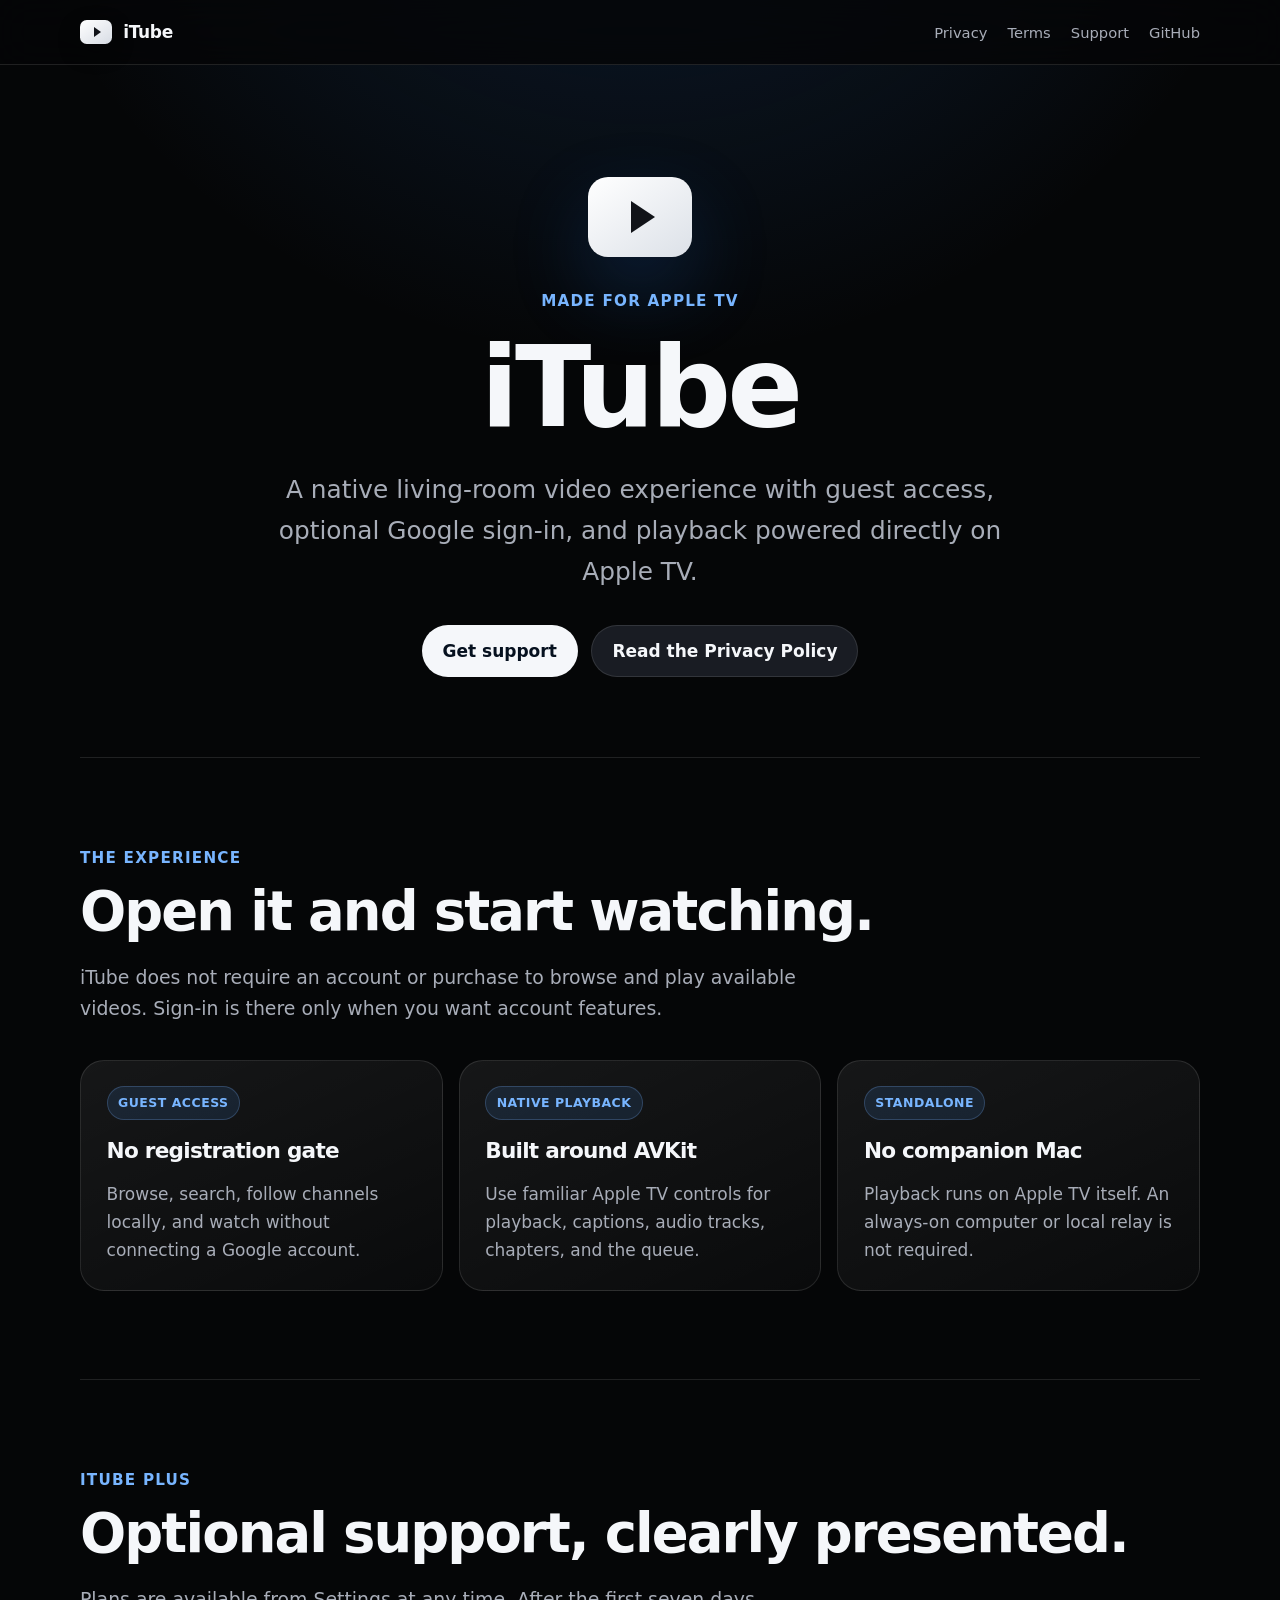
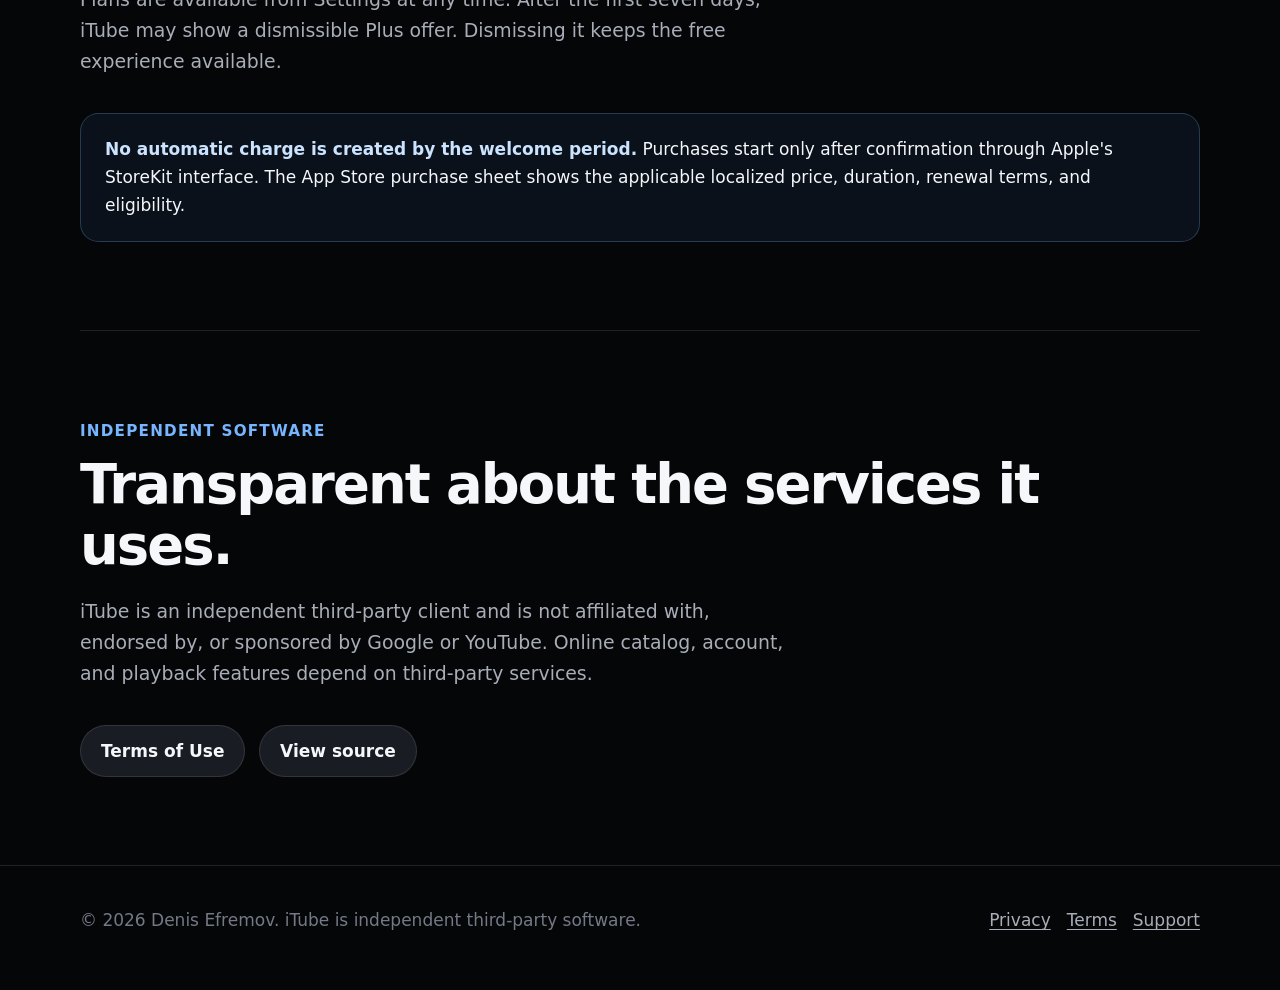
<file: index.html>
<!doctype html>
<html lang="en">
<head>
  <meta charset="utf-8">
  <meta name="viewport" content="width=device-width, initial-scale=1">
  <meta name="color-scheme" content="dark">
  <meta name="theme-color" content="#050607">
  <meta name="description" content="iTube is a native video client designed for Apple TV, with guest access, optional sign-in, and AVKit playback.">
  <title>iTube for Apple TV</title>
  <link rel="stylesheet" href="assets/styles.css">
</head>
<body>
  <a class="skip-link" href="#main">Skip to content</a>
  <header class="site-header">
    <nav class="nav" aria-label="Primary navigation">
      <a class="brand" href="./" aria-current="page"><span class="brand-mark" aria-hidden="true"></span>iTube</a>
      <ul class="nav-links">
        <li><a href="privacy/">Privacy</a></li>
        <li><a href="terms/">Terms</a></li>
        <li><a href="support/">Support</a></li>
        <li><a href="https://github.com/funnymataleao/iTube">GitHub</a></li>
      </ul>
    </nav>
  </header>

  <main id="main">
    <section class="hero" aria-labelledby="hero-title">
      <div class="hero-inner">
        <div class="hero-icon" aria-hidden="true"></div>
        <p class="eyebrow">Made for Apple TV</p>
        <h1 id="hero-title">iTube</h1>
        <p class="lede">A native living-room video experience with guest access, optional Google sign-in, and playback powered directly on Apple TV.</p>
        <div class="actions">
          <a class="button" href="support/">Get support</a>
          <a class="button secondary" href="privacy/">Read the Privacy Policy</a>
        </div>
      </div>
    </section>

    <section class="section" aria-labelledby="experience-title">
      <p class="eyebrow">The experience</p>
      <h2 id="experience-title">Open it and start watching.</h2>
      <p class="section-intro">iTube does not require an account or purchase to browse and play available videos. Sign-in is there only when you want account features.</p>
      <div class="grid">
        <article class="card">
          <div class="pill">Guest access</div>
          <h3>No registration gate</h3>
          <p>Browse, search, follow channels locally, and watch without connecting a Google account.</p>
        </article>
        <article class="card">
          <div class="pill">Native playback</div>
          <h3>Built around AVKit</h3>
          <p>Use familiar Apple TV controls for playback, captions, audio tracks, chapters, and the queue.</p>
        </article>
        <article class="card">
          <div class="pill">Standalone</div>
          <h3>No companion Mac</h3>
          <p>Playback runs on Apple TV itself. An always-on computer or local relay is not required.</p>
        </article>
      </div>
    </section>

    <section class="section" aria-labelledby="plus-title">
      <p class="eyebrow">iTube Plus</p>
      <h2 id="plus-title">Optional support, clearly presented.</h2>
      <p class="section-intro">Plans are available from Settings at any time. After the first seven days, iTube may show a dismissible Plus offer. Dismissing it keeps the free experience available.</p>
      <div class="notice">
        <strong>No automatic charge is created by the welcome period.</strong> Purchases start only after confirmation through Apple's StoreKit interface. The App Store purchase sheet shows the applicable localized price, duration, renewal terms, and eligibility.
      </div>
    </section>

    <section class="section" aria-labelledby="independent-title">
      <p class="eyebrow">Independent software</p>
      <h2 id="independent-title">Transparent about the services it uses.</h2>
      <p class="section-intro">iTube is an independent third-party client and is not affiliated with, endorsed by, or sponsored by Google or YouTube. Online catalog, account, and playback features depend on third-party services.</p>
      <div class="actions" style="justify-content:flex-start">
        <a class="button secondary" href="terms/">Terms of Use</a>
        <a class="button secondary" href="https://github.com/funnymataleao/iTube">View source</a>
      </div>
    </section>
  </main>

  <footer class="site-footer">
    <div class="footer-inner">
      <span>© 2026 Denis Efremov. iTube is independent third-party software.</span>
      <div class="footer-links">
        <a href="privacy/">Privacy</a>
        <a href="terms/">Terms</a>
        <a href="support/">Support</a>
      </div>
    </div>
  </footer>
</body>
</html>
</file>
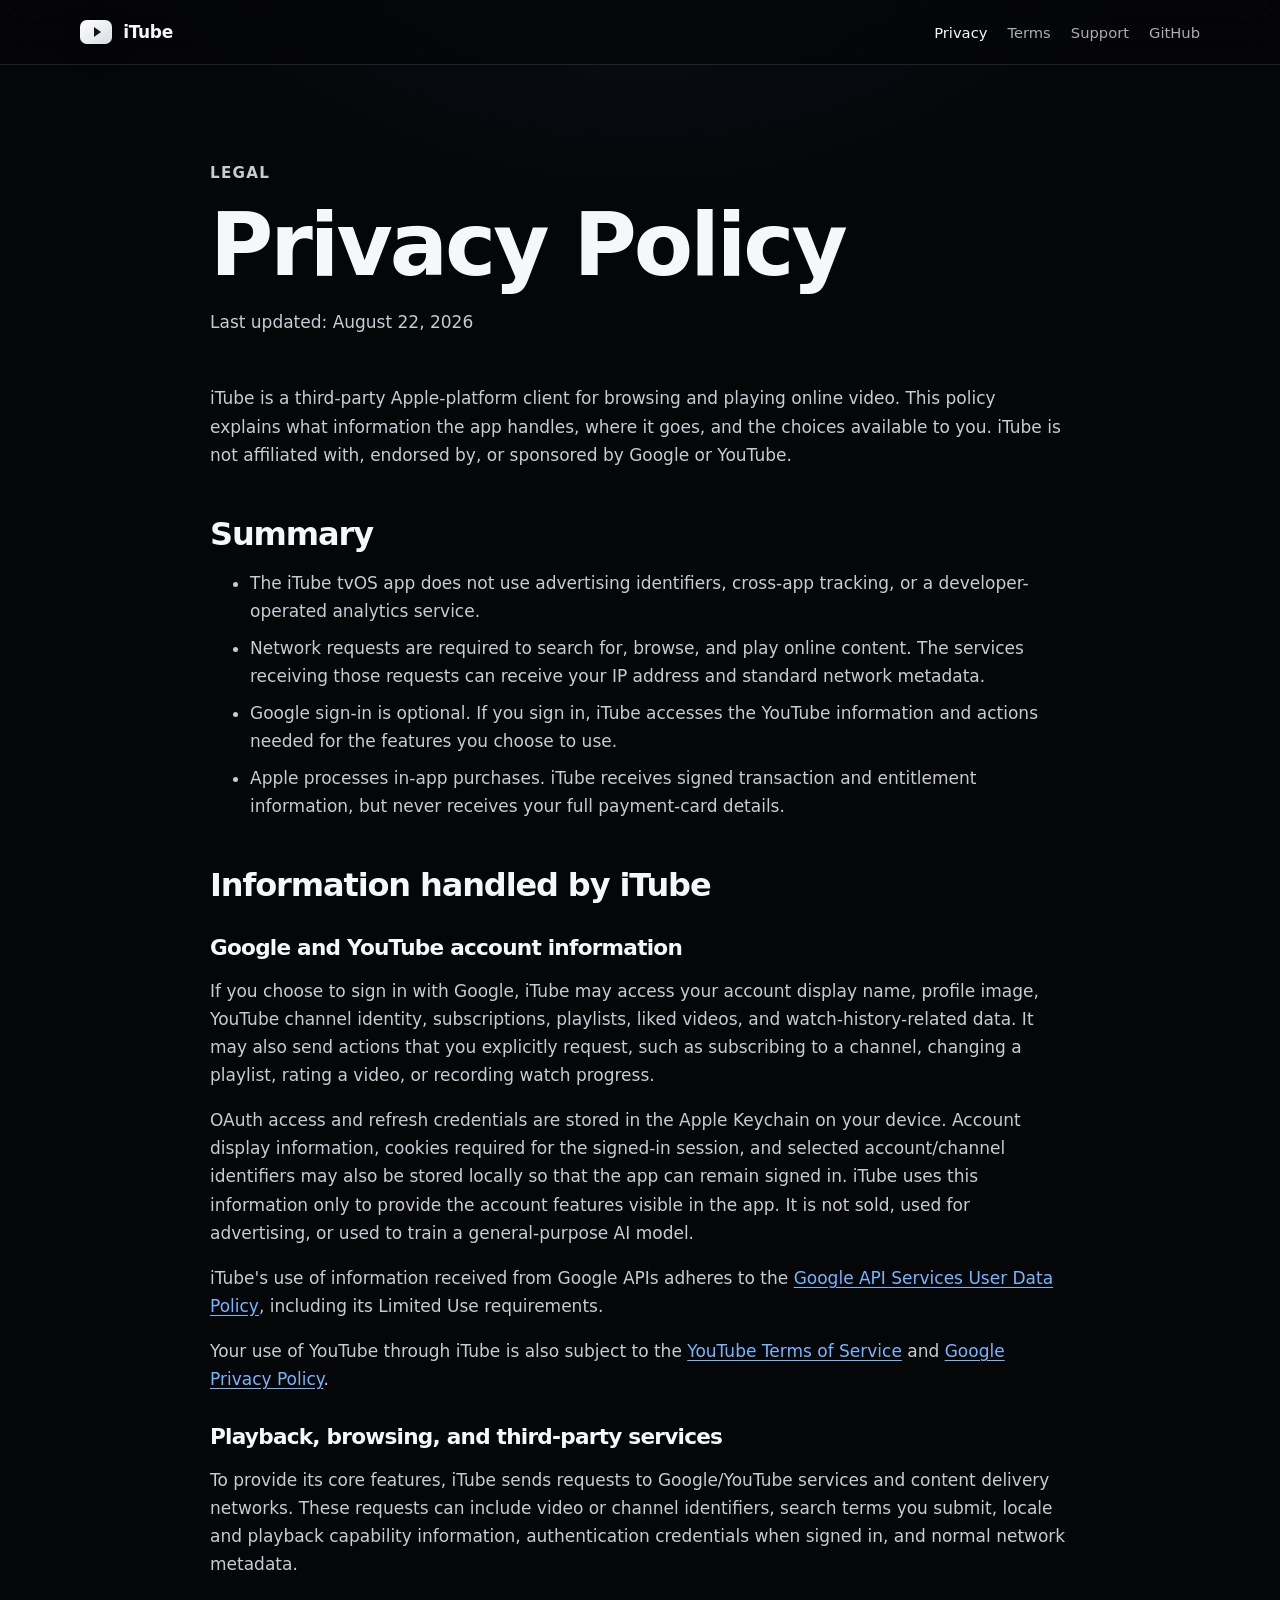
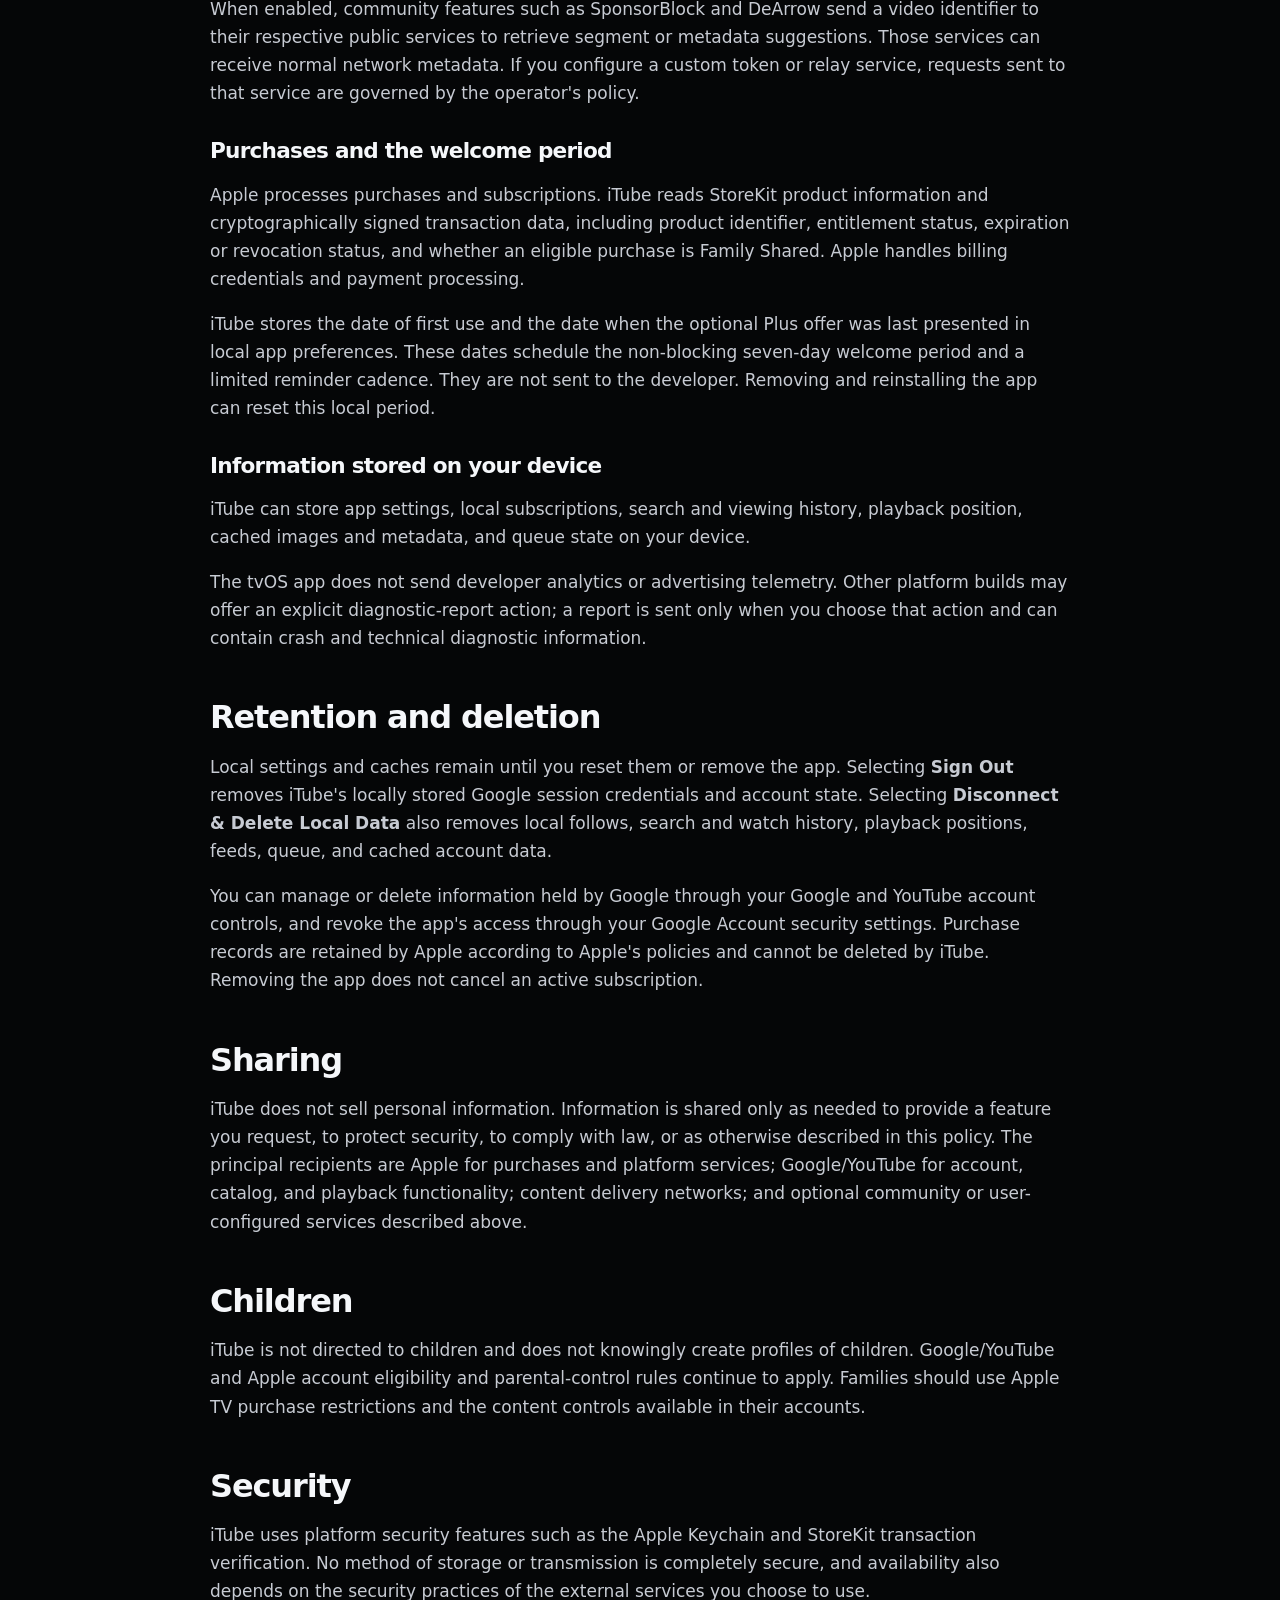
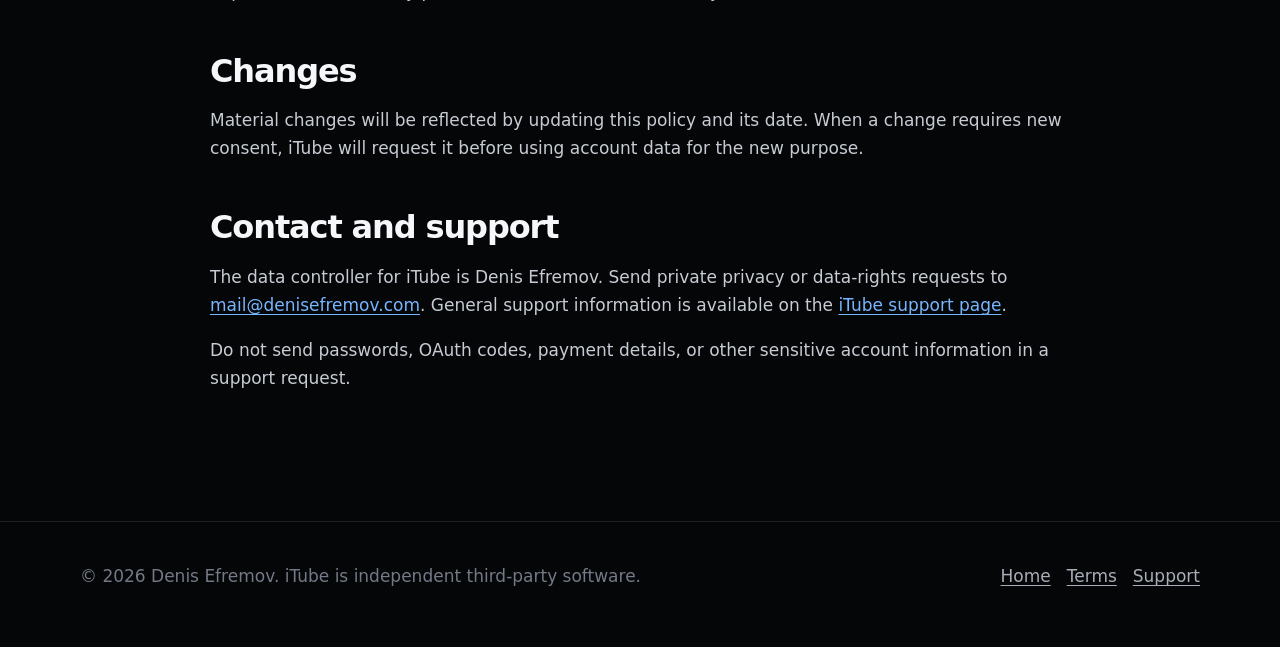
<file: privacy/index.html>
<!doctype html>
<html lang="en">
<head>
  <meta charset="utf-8">
  <meta name="viewport" content="width=device-width, initial-scale=1">
  <meta name="color-scheme" content="dark">
  <meta name="theme-color" content="#050607">
  <meta name="description" content="Privacy Policy for the iTube Apple TV app.">
  <title>Privacy Policy — iTube</title>
  <link rel="stylesheet" href="../assets/styles.css">
</head>
<body>
  <a class="skip-link" href="#main">Skip to content</a>
  <header class="site-header">
    <nav class="nav" aria-label="Primary navigation">
      <a class="brand" href="../"><span class="brand-mark" aria-hidden="true"></span>iTube</a>
      <ul class="nav-links">
        <li><a href="./" aria-current="page">Privacy</a></li>
        <li><a href="../terms/">Terms</a></li>
        <li><a href="../support/">Support</a></li>
        <li><a href="https://github.com/funnymataleao/iTube">GitHub</a></li>
      </ul>
    </nav>
  </header>

  <main id="main" class="legal-page">
    <p class="eyebrow">Legal</p>
    <h1>Privacy Policy</h1>
    <p class="legal-meta">Last updated: August 22, 2026</p>

    <p>iTube is a third-party Apple-platform client for browsing and playing online video. This policy explains what information the app handles, where it goes, and the choices available to you. iTube is not affiliated with, endorsed by, or sponsored by Google or YouTube.</p>

    <section aria-labelledby="summary">
      <h2 id="summary">Summary</h2>
      <ul>
        <li>The iTube tvOS app does not use advertising identifiers, cross-app tracking, or a developer-operated analytics service.</li>
        <li>Network requests are required to search for, browse, and play online content. The services receiving those requests can receive your IP address and standard network metadata.</li>
        <li>Google sign-in is optional. If you sign in, iTube accesses the YouTube information and actions needed for the features you choose to use.</li>
        <li>Apple processes in-app purchases. iTube receives signed transaction and entitlement information, but never receives your full payment-card details.</li>
      </ul>
    </section>

    <section aria-labelledby="handled">
      <h2 id="handled">Information handled by iTube</h2>

      <h3>Google and YouTube account information</h3>
      <p>If you choose to sign in with Google, iTube may access your account display name, profile image, YouTube channel identity, subscriptions, playlists, liked videos, and watch-history-related data. It may also send actions that you explicitly request, such as subscribing to a channel, changing a playlist, rating a video, or recording watch progress.</p>
      <p>OAuth access and refresh credentials are stored in the Apple Keychain on your device. Account display information, cookies required for the signed-in session, and selected account/channel identifiers may also be stored locally so that the app can remain signed in. iTube uses this information only to provide the account features visible in the app. It is not sold, used for advertising, or used to train a general-purpose AI model.</p>
      <p>iTube's use of information received from Google APIs adheres to the <a href="https://developers.google.com/terms/api-services-user-data-policy">Google API Services User Data Policy</a>, including its Limited Use requirements.</p>
      <p>Your use of YouTube through iTube is also subject to the <a href="https://www.youtube.com/t/terms">YouTube Terms of Service</a> and <a href="https://policies.google.com/privacy">Google Privacy Policy</a>.</p>

      <h3>Playback, browsing, and third-party services</h3>
      <p>To provide its core features, iTube sends requests to Google/YouTube services and content delivery networks. These requests can include video or channel identifiers, search terms you submit, locale and playback capability information, authentication credentials when signed in, and normal network metadata.</p>
      <p>When enabled, community features such as SponsorBlock and DeArrow send a video identifier to their respective public services to retrieve segment or metadata suggestions. Those services can receive normal network metadata. If you configure a custom token or relay service, requests sent to that service are governed by the operator's policy.</p>

      <h3>Purchases and the welcome period</h3>
      <p>Apple processes purchases and subscriptions. iTube reads StoreKit product information and cryptographically signed transaction data, including product identifier, entitlement status, expiration or revocation status, and whether an eligible purchase is Family Shared. Apple handles billing credentials and payment processing.</p>
      <p>iTube stores the date of first use and the date when the optional Plus offer was last presented in local app preferences. These dates schedule the non-blocking seven-day welcome period and a limited reminder cadence. They are not sent to the developer. Removing and reinstalling the app can reset this local period.</p>

      <h3>Information stored on your device</h3>
      <p>iTube can store app settings, local subscriptions, search and viewing history, playback position, cached images and metadata, and queue state on your device.</p>
      <p>The tvOS app does not send developer analytics or advertising telemetry. Other platform builds may offer an explicit diagnostic-report action; a report is sent only when you choose that action and can contain crash and technical diagnostic information.</p>
    </section>

    <section aria-labelledby="retention">
      <h2 id="retention">Retention and deletion</h2>
      <p>Local settings and caches remain until you reset them or remove the app. Selecting <strong>Sign Out</strong> removes iTube's locally stored Google session credentials and account state. Selecting <strong>Disconnect &amp; Delete Local Data</strong> also removes local follows, search and watch history, playback positions, feeds, queue, and cached account data.</p>
      <p>You can manage or delete information held by Google through your Google and YouTube account controls, and revoke the app's access through your Google Account security settings. Purchase records are retained by Apple according to Apple's policies and cannot be deleted by iTube. Removing the app does not cancel an active subscription.</p>
    </section>

    <section aria-labelledby="sharing">
      <h2 id="sharing">Sharing</h2>
      <p>iTube does not sell personal information. Information is shared only as needed to provide a feature you request, to protect security, to comply with law, or as otherwise described in this policy. The principal recipients are Apple for purchases and platform services; Google/YouTube for account, catalog, and playback functionality; content delivery networks; and optional community or user-configured services described above.</p>
    </section>

    <section aria-labelledby="children">
      <h2 id="children">Children</h2>
      <p>iTube is not directed to children and does not knowingly create profiles of children. Google/YouTube and Apple account eligibility and parental-control rules continue to apply. Families should use Apple TV purchase restrictions and the content controls available in their accounts.</p>
    </section>

    <section aria-labelledby="security">
      <h2 id="security">Security</h2>
      <p>iTube uses platform security features such as the Apple Keychain and StoreKit transaction verification. No method of storage or transmission is completely secure, and availability also depends on the security practices of the external services you choose to use.</p>
    </section>

    <section aria-labelledby="changes">
      <h2 id="changes">Changes</h2>
      <p>Material changes will be reflected by updating this policy and its date. When a change requires new consent, iTube will request it before using account data for the new purpose.</p>
    </section>

    <section aria-labelledby="contact">
      <h2 id="contact">Contact and support</h2>
      <p>The data controller for iTube is Denis Efremov. Send private privacy or data-rights requests to <a href="mailto:mail@denisefremov.com?subject=iTube%20Privacy">mail@denisefremov.com</a>. General support information is available on the <a href="../support/">iTube support page</a>.</p>
      <p>Do not send passwords, OAuth codes, payment details, or other sensitive account information in a support request.</p>
    </section>
  </main>

  <footer class="site-footer">
    <div class="footer-inner">
      <span>© 2026 Denis Efremov. iTube is independent third-party software.</span>
      <div class="footer-links">
        <a href="../">Home</a>
        <a href="../terms/">Terms</a>
        <a href="../support/">Support</a>
      </div>
    </div>
  </footer>
</body>
</html>
</file>
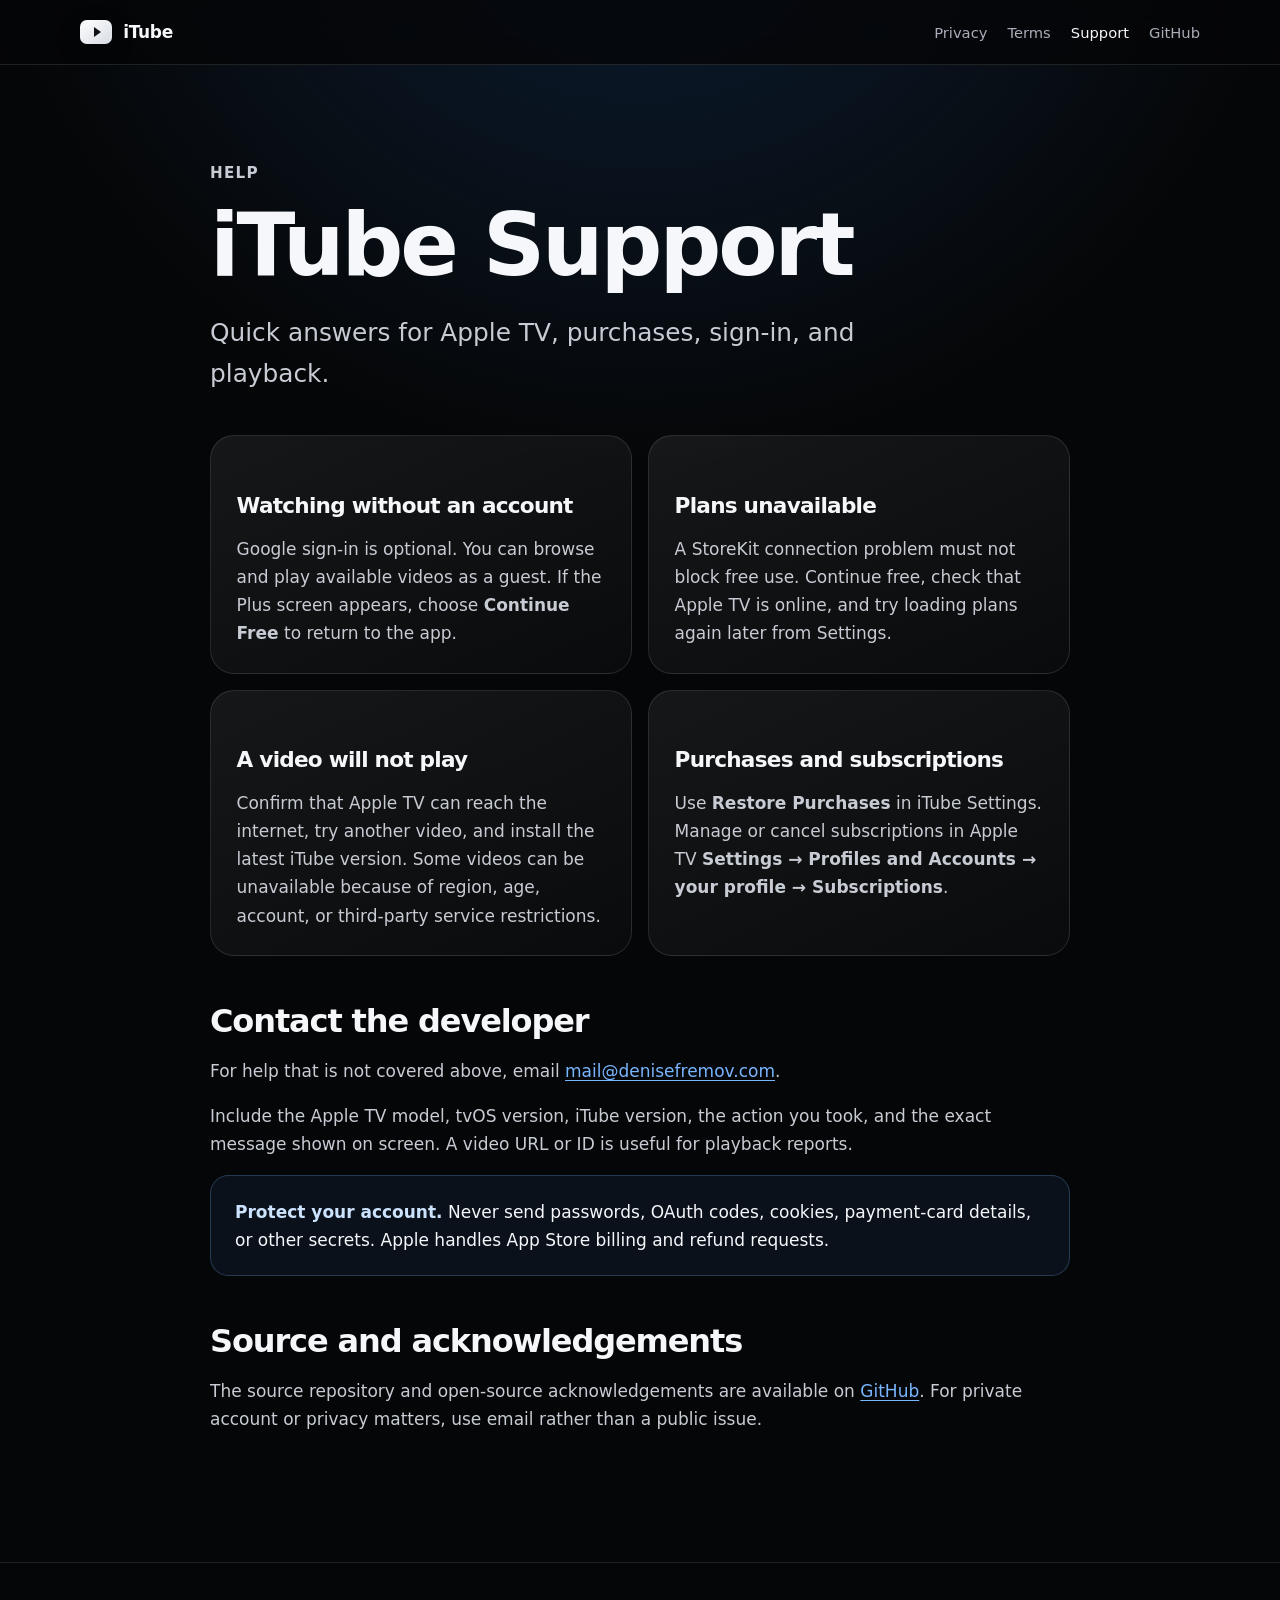
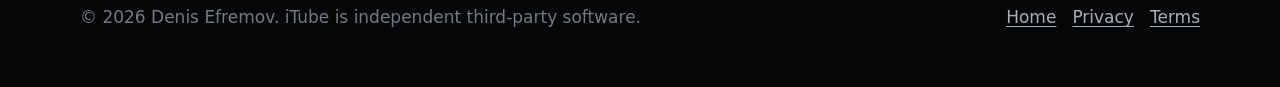
<file: support/index.html>
<!doctype html>
<html lang="en">
<head>
  <meta charset="utf-8">
  <meta name="viewport" content="width=device-width, initial-scale=1">
  <meta name="color-scheme" content="dark">
  <meta name="theme-color" content="#050607">
  <meta name="description" content="Support and troubleshooting for the iTube Apple TV app.">
  <title>Support — iTube</title>
  <link rel="stylesheet" href="../assets/styles.css">
</head>
<body>
  <a class="skip-link" href="#main">Skip to content</a>
  <header class="site-header">
    <nav class="nav" aria-label="Primary navigation">
      <a class="brand" href="../"><span class="brand-mark" aria-hidden="true"></span>iTube</a>
      <ul class="nav-links">
        <li><a href="../privacy/">Privacy</a></li>
        <li><a href="../terms/">Terms</a></li>
        <li><a href="./" aria-current="page">Support</a></li>
        <li><a href="https://github.com/funnymataleao/iTube">GitHub</a></li>
      </ul>
    </nav>
  </header>

  <main id="main" class="legal-page">
    <p class="eyebrow">Help</p>
    <h1>iTube Support</h1>
    <p class="lede" style="margin:0">Quick answers for Apple TV, purchases, sign-in, and playback.</p>

    <div class="support-grid">
      <article class="card">
        <h3>Watching without an account</h3>
        <p>Google sign-in is optional. You can browse and play available videos as a guest. If the Plus screen appears, choose <strong>Continue Free</strong> to return to the app.</p>
      </article>
      <article class="card">
        <h3>Plans unavailable</h3>
        <p>A StoreKit connection problem must not block free use. Continue free, check that Apple TV is online, and try loading plans again later from Settings.</p>
      </article>
      <article class="card">
        <h3>A video will not play</h3>
        <p>Confirm that Apple TV can reach the internet, try another video, and install the latest iTube version. Some videos can be unavailable because of region, age, account, or third-party service restrictions.</p>
      </article>
      <article class="card">
        <h3>Purchases and subscriptions</h3>
        <p>Use <strong>Restore Purchases</strong> in iTube Settings. Manage or cancel subscriptions in Apple TV <strong>Settings → Profiles and Accounts → your profile → Subscriptions</strong>.</p>
      </article>
    </div>

    <section aria-labelledby="contact">
      <h2 id="contact">Contact the developer</h2>
      <p>For help that is not covered above, email <a href="mailto:mail@denisefremov.com?subject=iTube%20Support">mail@denisefremov.com</a>.</p>
      <p>Include the Apple TV model, tvOS version, iTube version, the action you took, and the exact message shown on screen. A video URL or ID is useful for playback reports.</p>
      <div class="notice">
        <strong>Protect your account.</strong> Never send passwords, OAuth codes, cookies, payment-card details, or other secrets. Apple handles App Store billing and refund requests.
      </div>
    </section>

    <section aria-labelledby="source">
      <h2 id="source">Source and acknowledgements</h2>
      <p>The source repository and open-source acknowledgements are available on <a href="https://github.com/funnymataleao/iTube">GitHub</a>. For private account or privacy matters, use email rather than a public issue.</p>
    </section>
  </main>

  <footer class="site-footer">
    <div class="footer-inner">
      <span>© 2026 Denis Efremov. iTube is independent third-party software.</span>
      <div class="footer-links">
        <a href="../">Home</a>
        <a href="../privacy/">Privacy</a>
        <a href="../terms/">Terms</a>
      </div>
    </div>
  </footer>
</body>
</html>
</file>
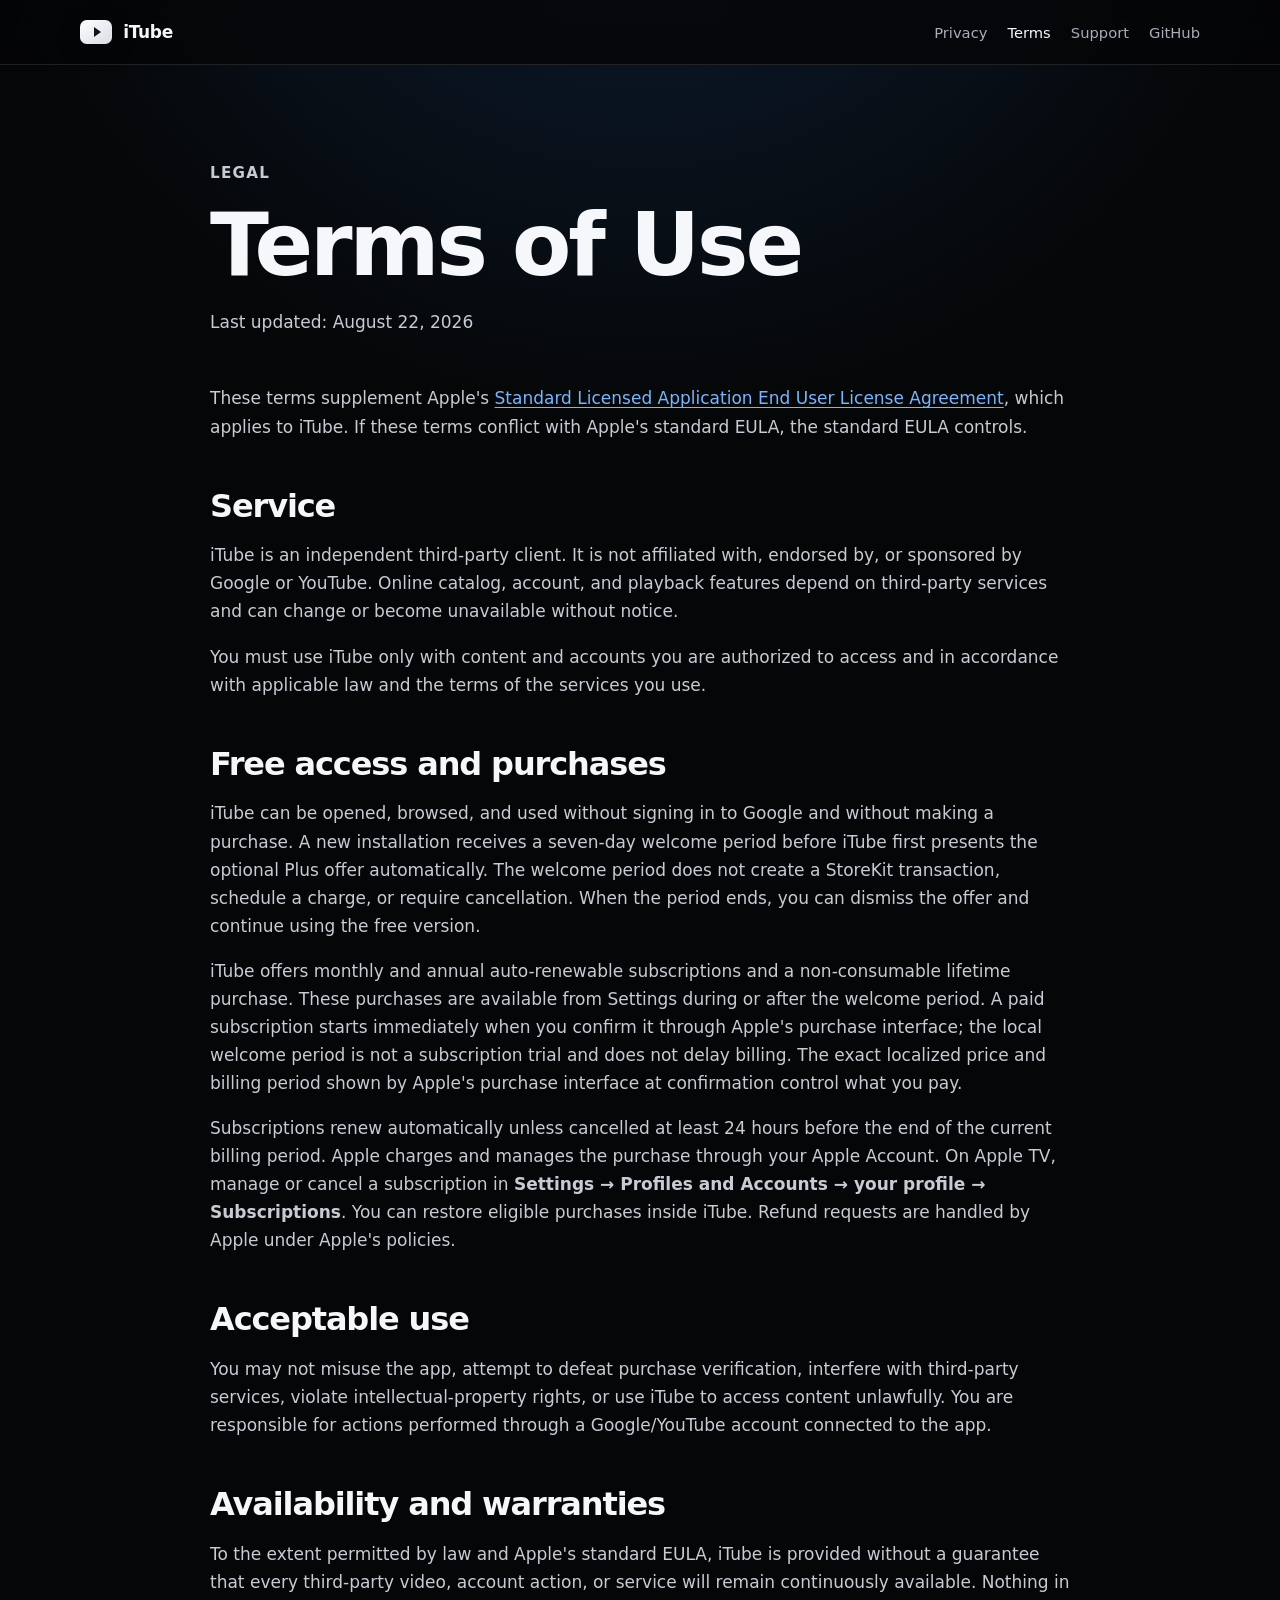
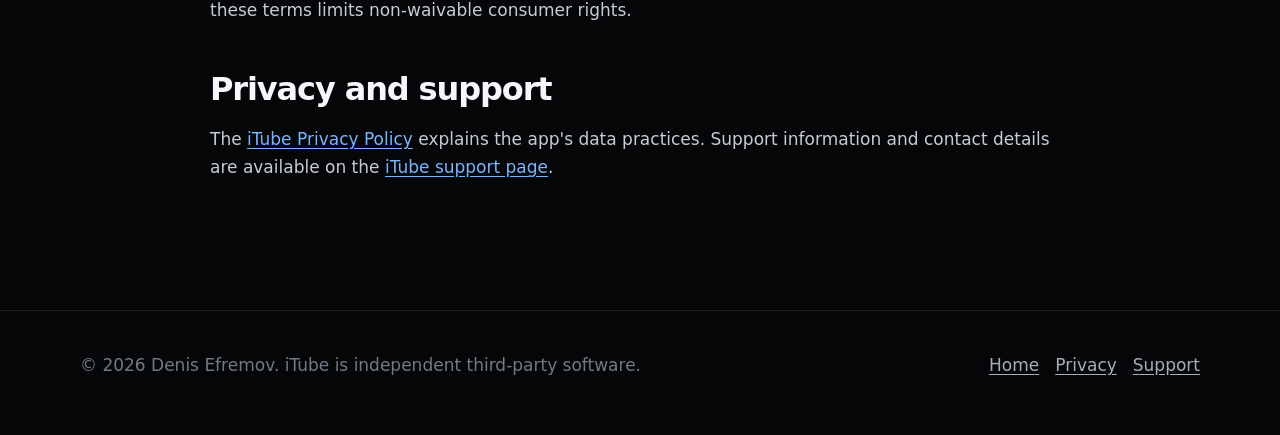
<file: terms/index.html>
<!doctype html>
<html lang="en">
<head>
  <meta charset="utf-8">
  <meta name="viewport" content="width=device-width, initial-scale=1">
  <meta name="color-scheme" content="dark">
  <meta name="theme-color" content="#050607">
  <meta name="description" content="Terms of Use for the iTube Apple TV app.">
  <title>Terms of Use — iTube</title>
  <link rel="stylesheet" href="../assets/styles.css">
</head>
<body>
  <a class="skip-link" href="#main">Skip to content</a>
  <header class="site-header">
    <nav class="nav" aria-label="Primary navigation">
      <a class="brand" href="../"><span class="brand-mark" aria-hidden="true"></span>iTube</a>
      <ul class="nav-links">
        <li><a href="../privacy/">Privacy</a></li>
        <li><a href="./" aria-current="page">Terms</a></li>
        <li><a href="../support/">Support</a></li>
        <li><a href="https://github.com/funnymataleao/iTube">GitHub</a></li>
      </ul>
    </nav>
  </header>

  <main id="main" class="legal-page">
    <p class="eyebrow">Legal</p>
    <h1>Terms of Use</h1>
    <p class="legal-meta">Last updated: August 22, 2026</p>

    <p>These terms supplement Apple's <a href="https://www.apple.com/legal/internet-services/itunes/dev/stdeula/">Standard Licensed Application End User License Agreement</a>, which applies to iTube. If these terms conflict with Apple's standard EULA, the standard EULA controls.</p>

    <section aria-labelledby="service">
      <h2 id="service">Service</h2>
      <p>iTube is an independent third-party client. It is not affiliated with, endorsed by, or sponsored by Google or YouTube. Online catalog, account, and playback features depend on third-party services and can change or become unavailable without notice.</p>
      <p>You must use iTube only with content and accounts you are authorized to access and in accordance with applicable law and the terms of the services you use.</p>
    </section>

    <section aria-labelledby="purchases">
      <h2 id="purchases">Free access and purchases</h2>
      <p>iTube can be opened, browsed, and used without signing in to Google and without making a purchase. A new installation receives a seven-day welcome period before iTube first presents the optional Plus offer automatically. The welcome period does not create a StoreKit transaction, schedule a charge, or require cancellation. When the period ends, you can dismiss the offer and continue using the free version.</p>
      <p>iTube offers monthly and annual auto-renewable subscriptions and a non-consumable lifetime purchase. These purchases are available from Settings during or after the welcome period. A paid subscription starts immediately when you confirm it through Apple's purchase interface; the local welcome period is not a subscription trial and does not delay billing. The exact localized price and billing period shown by Apple's purchase interface at confirmation control what you pay.</p>
      <p>Subscriptions renew automatically unless cancelled at least 24 hours before the end of the current billing period. Apple charges and manages the purchase through your Apple Account. On Apple TV, manage or cancel a subscription in <strong>Settings → Profiles and Accounts → your profile → Subscriptions</strong>. You can restore eligible purchases inside iTube. Refund requests are handled by Apple under Apple's policies.</p>
    </section>

    <section aria-labelledby="acceptable-use">
      <h2 id="acceptable-use">Acceptable use</h2>
      <p>You may not misuse the app, attempt to defeat purchase verification, interfere with third-party services, violate intellectual-property rights, or use iTube to access content unlawfully. You are responsible for actions performed through a Google/YouTube account connected to the app.</p>
    </section>

    <section aria-labelledby="availability">
      <h2 id="availability">Availability and warranties</h2>
      <p>To the extent permitted by law and Apple's standard EULA, iTube is provided without a guarantee that every third-party video, account action, or service will remain continuously available. Nothing in these terms limits non-waivable consumer rights.</p>
    </section>

    <section aria-labelledby="privacy-support">
      <h2 id="privacy-support">Privacy and support</h2>
      <p>The <a href="../privacy/">iTube Privacy Policy</a> explains the app's data practices. Support information and contact details are available on the <a href="../support/">iTube support page</a>.</p>
    </section>
  </main>

  <footer class="site-footer">
    <div class="footer-inner">
      <span>© 2026 Denis Efremov. iTube is independent third-party software.</span>
      <div class="footer-links">
        <a href="../">Home</a>
        <a href="../privacy/">Privacy</a>
        <a href="../support/">Support</a>
      </div>
    </div>
  </footer>
</body>
</html>
</file>
<file: assets/styles.css>
:root {
  color-scheme: dark;
  --background: #050607;
  --surface: #111318;
  --surface-raised: #191c23;
  --text: #f5f7fa;
  --secondary: #a8adb8;
  --muted: #737986;
  --accent: #4d9dff;
  --accent-strong: #78b5ff;
  --border: rgba(255, 255, 255, 0.11);
  --max-width: 1120px;
  font-family: -apple-system, BlinkMacSystemFont, "SF Pro Display", "SF Pro Text", system-ui, sans-serif;
}

* {
  box-sizing: border-box;
}

html {
  background: var(--background);
  scroll-behavior: smooth;
}

body {
  min-width: 320px;
  margin: 0;
  color: var(--text);
  background:
    radial-gradient(circle at 50% -12%, rgba(42, 118, 213, 0.24), transparent 42rem),
    var(--background);
  font-size: 17px;
  line-height: 1.65;
  -webkit-font-smoothing: antialiased;
}

a {
  color: var(--accent-strong);
  text-underline-offset: 0.18em;
}

a:hover {
  color: #a5ceff;
}

a:focus-visible,
button:focus-visible {
  outline: 3px solid #fff;
  outline-offset: 4px;
  border-radius: 0.35rem;
}

.skip-link {
  position: fixed;
  top: 1rem;
  left: 1rem;
  z-index: 100;
  padding: 0.65rem 1rem;
  color: #000;
  background: #fff;
  border-radius: 999px;
  transform: translateY(-200%);
}

.skip-link:focus {
  transform: translateY(0);
}

.site-header {
  position: sticky;
  top: 0;
  z-index: 10;
  border-bottom: 1px solid var(--border);
  background: rgba(5, 6, 7, 0.82);
  -webkit-backdrop-filter: blur(18px) saturate(130%);
  backdrop-filter: blur(18px) saturate(130%);
}

.nav {
  width: min(calc(100% - 2rem), var(--max-width));
  min-height: 4rem;
  margin: 0 auto;
  display: flex;
  align-items: center;
  justify-content: space-between;
  gap: 1.5rem;
}

.brand {
  display: inline-flex;
  align-items: center;
  gap: 0.7rem;
  color: var(--text);
  font-weight: 700;
  letter-spacing: -0.02em;
  text-decoration: none;
}

.brand-mark {
  width: 2rem;
  height: 1.55rem;
  display: inline-grid;
  place-items: center;
  background: linear-gradient(145deg, #fff, #d7dce4);
  border-radius: 0.42rem;
  box-shadow: 0 0.5rem 1.4rem rgba(0, 0, 0, 0.28);
}

.brand-mark::after {
  content: "";
  width: 0;
  height: 0;
  margin-left: 0.14rem;
  border-top: 0.32rem solid transparent;
  border-bottom: 0.32rem solid transparent;
  border-left: 0.48rem solid #111318;
}

.nav-links {
  display: flex;
  align-items: center;
  gap: 1.25rem;
  margin: 0;
  padding: 0;
  list-style: none;
}

.nav-links a {
  color: var(--secondary);
  font-size: 0.92rem;
  text-decoration: none;
}

.nav-links a:hover,
.nav-links a[aria-current="page"] {
  color: var(--text);
}

main,
.footer-inner {
  width: min(calc(100% - 2rem), var(--max-width));
  margin: 0 auto;
}

.hero {
  min-height: 68vh;
  display: grid;
  place-items: center;
  padding: 7rem 0 5rem;
  text-align: center;
}

.hero-inner {
  max-width: 850px;
}

.hero-icon {
  width: 6.5rem;
  height: 5rem;
  margin: 0 auto 2rem;
  display: grid;
  place-items: center;
  background: linear-gradient(145deg, #fff, #dce1e8);
  border-radius: 1.25rem;
  box-shadow: 0 2rem 5rem rgba(31, 116, 225, 0.22);
}

.hero-icon::after {
  content: "";
  width: 0;
  height: 0;
  margin-left: 0.35rem;
  border-top: 1rem solid transparent;
  border-bottom: 1rem solid transparent;
  border-left: 1.55rem solid #111318;
}

.eyebrow {
  margin: 0 0 0.7rem;
  color: var(--accent-strong);
  font-size: 0.95rem;
  font-weight: 700;
  letter-spacing: 0.08em;
  text-transform: uppercase;
}

h1,
h2,
h3 {
  margin-top: 0;
  line-height: 1.12;
  letter-spacing: -0.035em;
}

h1 {
  margin-bottom: 1.2rem;
  font-size: clamp(3.2rem, 10vw, 7rem);
}

.legal-page h1 {
  max-width: 900px;
  font-size: clamp(2.8rem, 7vw, 5.4rem);
}

h2 {
  margin-bottom: 1rem;
  font-size: clamp(2rem, 5vw, 3.4rem);
}

h3 {
  margin-bottom: 0.65rem;
  font-size: 1.35rem;
}

.lede {
  max-width: 730px;
  margin: 0 auto;
  color: var(--secondary);
  font-size: clamp(1.15rem, 2.6vw, 1.55rem);
}

.actions {
  margin-top: 2rem;
  display: flex;
  flex-wrap: wrap;
  justify-content: center;
  gap: 0.85rem;
}

.button {
  min-height: 3rem;
  padding: 0.7rem 1.25rem;
  display: inline-flex;
  align-items: center;
  justify-content: center;
  color: #06111f;
  background: #f5f7fa;
  border: 1px solid transparent;
  border-radius: 999px;
  font-weight: 700;
  text-decoration: none;
}

.button:hover {
  color: #000;
  background: #fff;
}

.button.secondary {
  color: var(--text);
  background: var(--surface-raised);
  border-color: var(--border);
}

.section {
  padding: 5.5rem 0;
  border-top: 1px solid var(--border);
}

.section-intro {
  max-width: 720px;
  margin-bottom: 2.2rem;
  color: var(--secondary);
  font-size: 1.18rem;
}

.grid {
  display: grid;
  grid-template-columns: repeat(3, 1fr);
  gap: 1rem;
}

.card {
  min-height: 13rem;
  padding: 1.6rem;
  background: linear-gradient(155deg, rgba(255, 255, 255, 0.07), rgba(255, 255, 255, 0.025));
  border: 1px solid var(--border);
  border-radius: 1.5rem;
}

.card p {
  margin-bottom: 0;
  color: var(--secondary);
}

.pill {
  width: fit-content;
  margin-bottom: 1.2rem;
  padding: 0.35rem 0.65rem;
  color: var(--accent-strong);
  background: rgba(77, 157, 255, 0.12);
  border: 1px solid rgba(120, 181, 255, 0.24);
  border-radius: 999px;
  font-size: 0.78rem;
  font-weight: 700;
  letter-spacing: 0.04em;
  text-transform: uppercase;
}

.notice {
  padding: 1.35rem 1.5rem;
  background: rgba(77, 157, 255, 0.08);
  border: 1px solid rgba(120, 181, 255, 0.25);
  border-radius: 1.15rem;
}

.notice strong {
  color: #cbe3ff;
}

.legal-page {
  max-width: 860px;
  padding: 6rem 0 7rem;
}

.legal-meta {
  margin: -0.3rem 0 3rem;
  color: var(--muted);
}

.legal-page section {
  margin-top: 3rem;
}

.legal-page h2 {
  font-size: 2rem;
}

.legal-page h3 {
  margin-top: 2rem;
}

.legal-page p,
.legal-page li {
  color: #c7cbd3;
}

.legal-page li + li {
  margin-top: 0.55rem;
}

.support-grid {
  display: grid;
  grid-template-columns: repeat(2, 1fr);
  gap: 1rem;
  margin: 2.5rem 0;
}

.support-grid .card {
  min-height: 0;
}

.site-footer {
  padding: 2.5rem 0 3.5rem;
  border-top: 1px solid var(--border);
  color: var(--muted);
}

.footer-inner {
  display: flex;
  justify-content: space-between;
  gap: 2rem;
}

.footer-links {
  display: flex;
  flex-wrap: wrap;
  gap: 1rem;
}

.footer-links a {
  color: var(--secondary);
}

@media (max-width: 760px) {
  .nav {
    align-items: flex-start;
    padding: 0.85rem 0;
  }

  .nav-links {
    gap: 0.75rem;
    flex-wrap: wrap;
    justify-content: flex-end;
  }

  .nav-links a {
    font-size: 0.82rem;
  }

  .hero {
    min-height: auto;
    padding: 5rem 0 4rem;
  }

  .grid,
  .support-grid {
    grid-template-columns: 1fr;
  }

  .footer-inner {
    flex-direction: column;
  }
}

@media (prefers-reduced-motion: reduce) {
  html {
    scroll-behavior: auto;
  }
}
</file>
